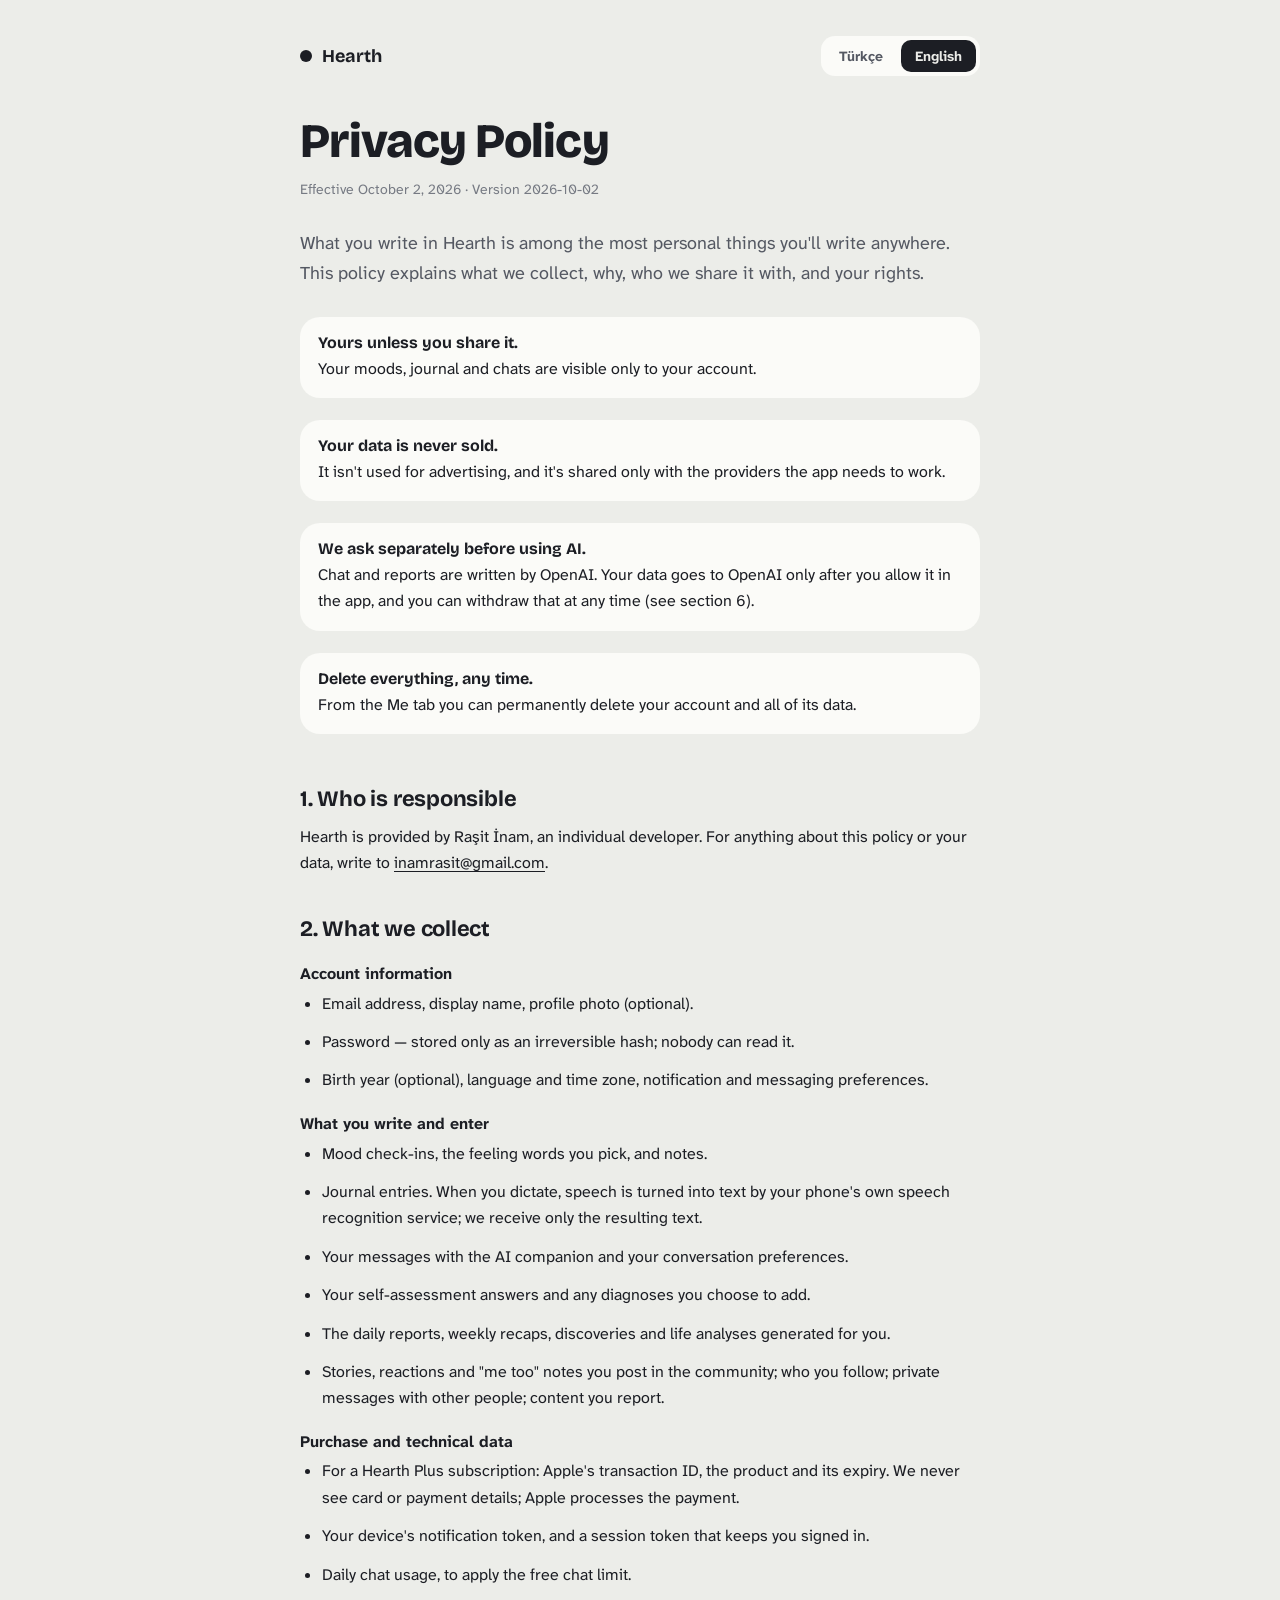
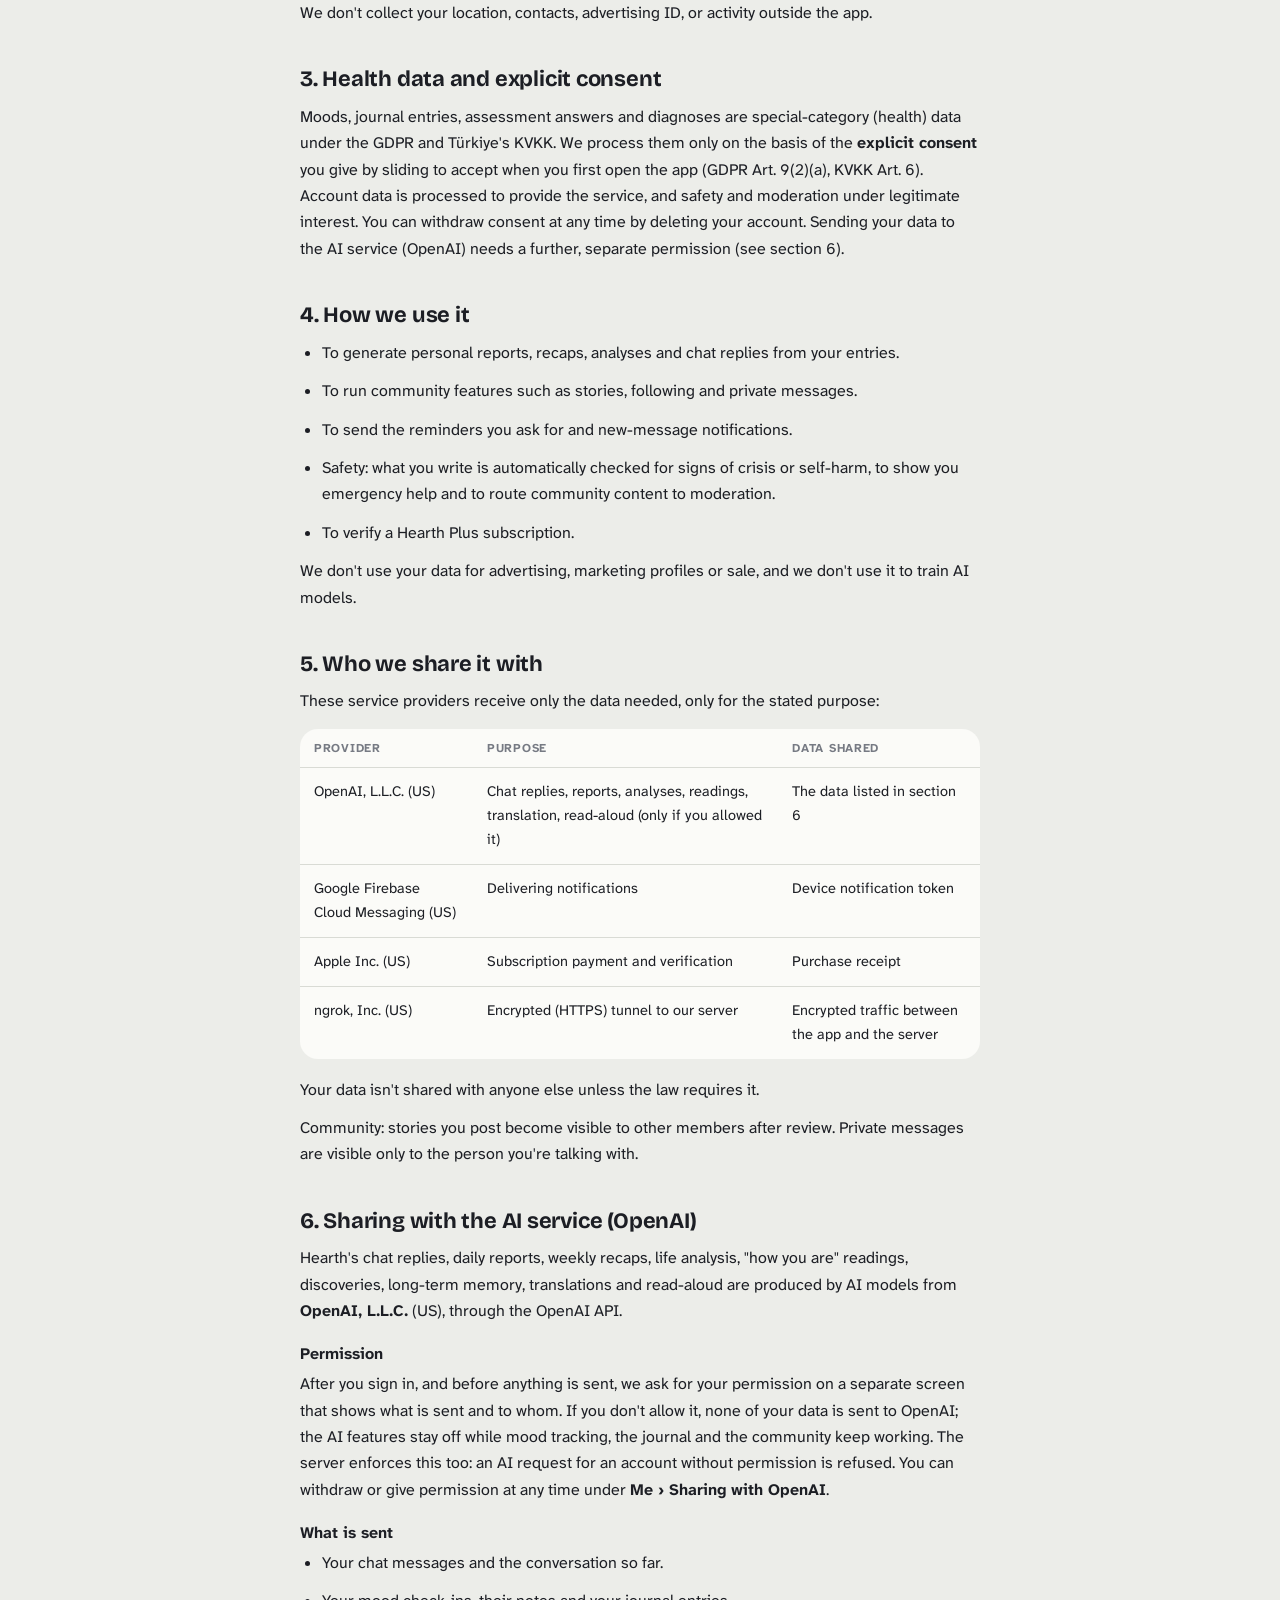
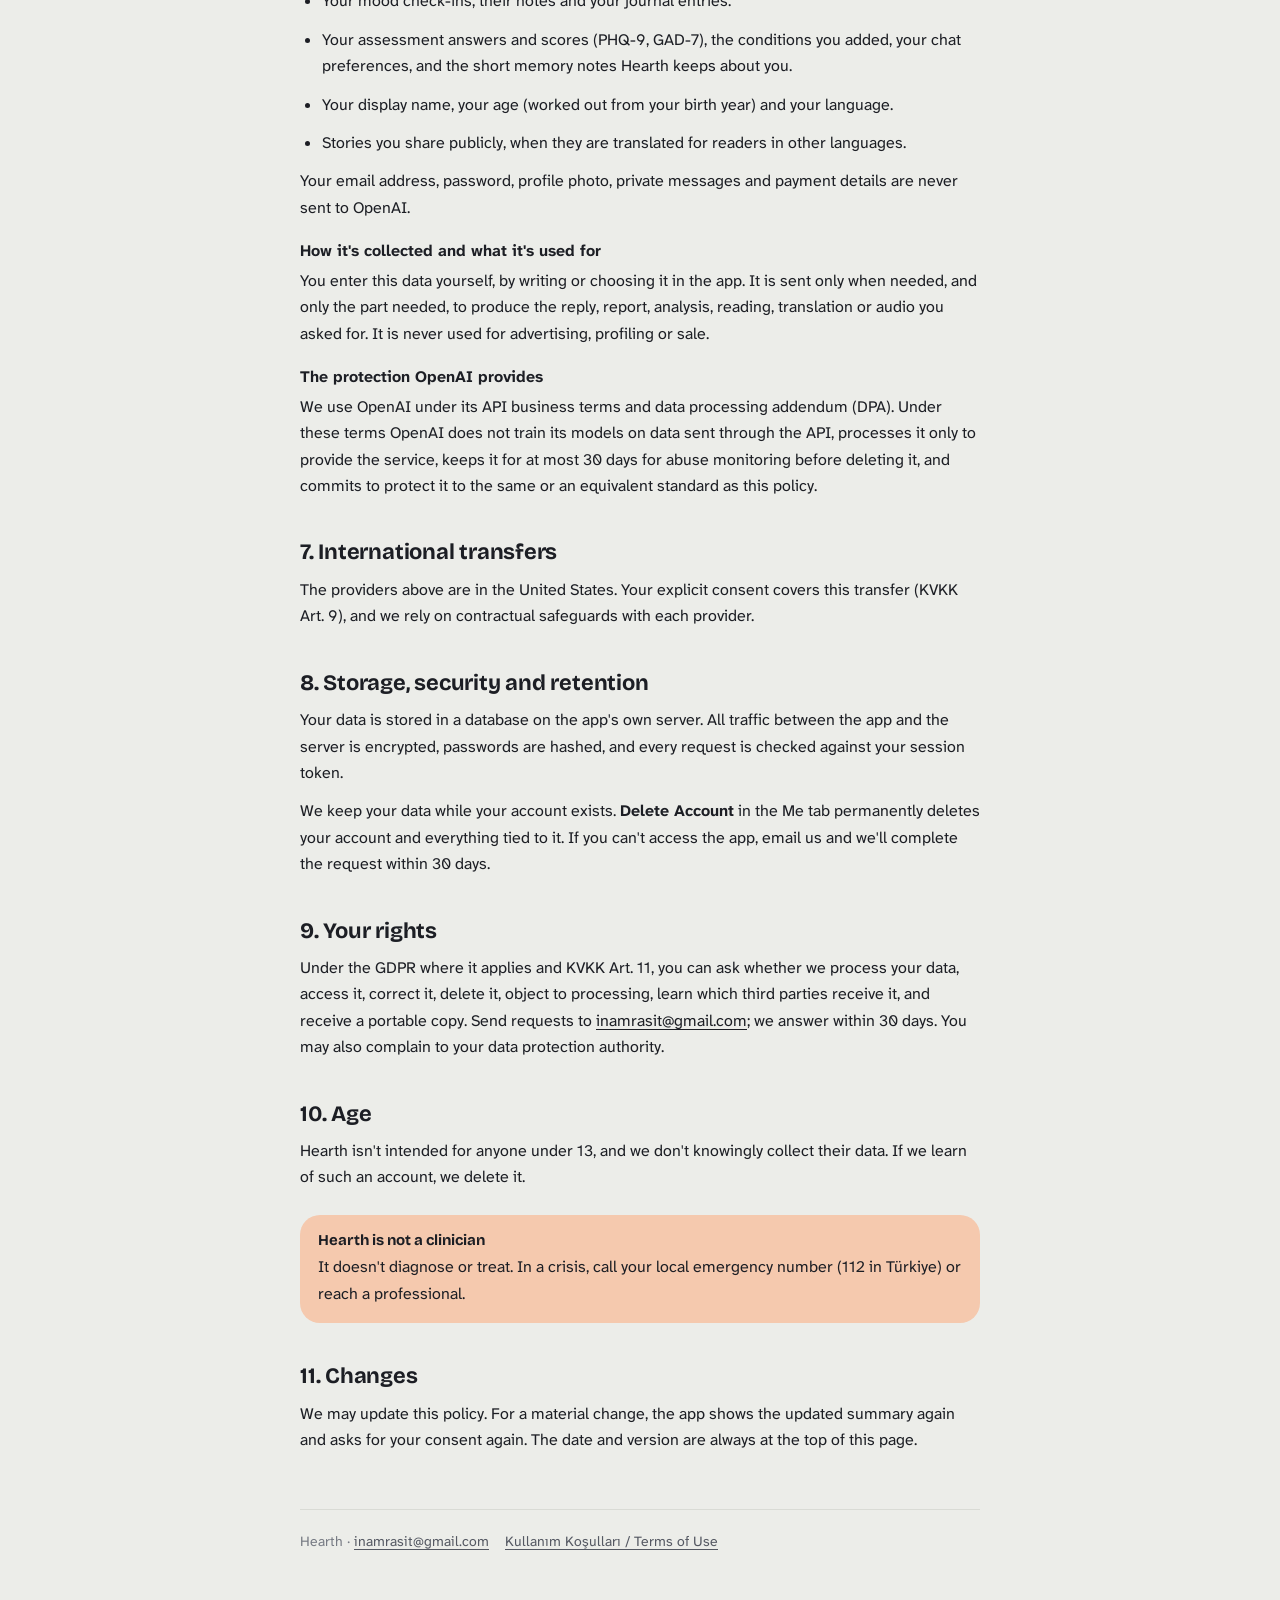
<file: index.html>
<!doctype html>
<html lang="tr">
<head>
<meta charset="utf-8">
<meta name="viewport" content="width=device-width, initial-scale=1">
<title>Hearth Privacy Policy</title>
<meta name="description" content="How Hearth collects, uses and protects your data.">
<link rel="preconnect" href="https://fonts.googleapis.com">
<link rel="preconnect" href="https://fonts.gstatic.com" crossorigin>
<link href="https://fonts.googleapis.com/css2?family=Atkinson+Hyperlegible+Next:wght@400;700&family=Bricolage+Grotesque:opsz,wght@12..96,700;12..96,800&display=swap" rel="stylesheet">
<link rel="stylesheet" href="style.css">
</head>
<body>
<div class="wrap">
  <div class="top">
    <a class="brand" href="./"><i></i>Hearth</a>
    <div class="langs" role="group" aria-label="Language">
      <button type="button" data-set="tr" aria-pressed="true">Türkçe</button>
      <button type="button" data-set="en" aria-pressed="false">English</button>
    </div>
  </div>

  <!-- ============================ TÜRKÇE ============================ -->
  <main data-lang="tr" class="on">
    <h1>Gizlilik Politikası</h1>
    <p class="meta">Yürürlük: 2 Ekim 2026 · Sürüm 2026-10-02</p>
    <p class="lead">Hearth'e yazdıkların, en kişisel şeylerinin arasında. Bu politika hangi verileri topladığımızı, neden topladığımızı, kimlerle paylaştığımızı ve haklarını açıklar.</p>

    <ul class="summary">
      <li><b>Sen paylaşmadıkça senin.</b>Ruh hali kayıtların, günlüğün ve sohbetlerin yalnızca senin hesabına görünür.</li>
      <li><b>Verilerin satılmaz.</b>Reklam için kullanılmaz; yalnızca uygulamanın çalışması için gereken sağlayıcılarla paylaşılır.</li>
      <li><b>Yapay zekâ için ayrıca izin isteriz.</b>Sohbet ve raporları OpenAI yazar. Verilerin OpenAI'a yalnızca uygulamada ayrıca izin verdikten sonra gönderilir; izni istediğin an geri alabilirsin (bkz. bölüm 6).</li>
      <li><b>İstediğin an her şeyi silebilirsin.</b>Ben sekmesinden hesabını ve ona bağlı tüm verileri kalıcı olarak silersin.</li>
    </ul>

    <h2>1. Veri sorumlusu</h2>
    <p>Hearth, bireysel geliştirici Raşit İnam tarafından sunulur. Bu politika ve verilerinle ilgili her konuda <a href="mailto:inamrasit@gmail.com">inamrasit@gmail.com</a> adresinden ulaşabilirsin.</p>

    <h2>2. Topladığımız veriler</h2>
    <h3>Hesap bilgileri</h3>
    <ul>
      <li>E-posta adresi, görünen ad, profil fotoğrafı (isteğe bağlı).</li>
      <li>Şifre — yalnızca geri döndürülemez biçimde (hash) saklanır, kimse düz metnini göremez.</li>
      <li>Doğum yılı (isteğe bağlı), dil ve saat dilimi, bildirim ve mesajlaşma tercihleri.</li>
    </ul>
    <h3>Senin yazdıkların ve girdiklerin</h3>
    <ul>
      <li>Ruh hali kayıtları, seçtiğin duygu kelimeleri ve notlar.</li>
      <li>Günlük yazıları. Sesle yazdırdığında metne dönüştürme telefonunun kendi ses tanıma hizmetiyle yapılır; bize yalnızca ortaya çıkan metin gelir.</li>
      <li>Yapay zekâ ile sohbet mesajların ve sohbet tercihlerin.</li>
      <li>Kendi değerlendirme testi yanıtların ve eklemeyi seçtiğin tanılar.</li>
      <li>Senin için üretilen günlük raporlar, haftalık özetler, keşifler ve yaşam analizleri.</li>
      <li>Toplulukta paylaştığın hikayeler, tepkiler ve "ben de" notları; takip ettiklerin; başka kullanıcılarla özel mesajların; bildirdiğin içerikler.</li>
    </ul>
    <h3>Satın alma ve teknik veriler</h3>
    <ul>
      <li>Hearth Plus aboneliğin için Apple'ın işlem kimliği, ürün ve bitiş tarihi. Kart veya ödeme bilgilerini hiçbir zaman görmeyiz; ödemeyi Apple işler.</li>
      <li>Bildirim gönderebilmek için cihazının bildirim jetonu ve oturumunu açık tutan bir oturum belirteci.</li>
      <li>Ücretsiz sohbet sınırını uygulamak için günlük sohbet kullanım miktarı.</li>
    </ul>
    <p>Konum, rehber, reklam kimliği ya da uygulama dışındaki etkinliğini toplamıyoruz.</p>

    <h2>3. Sağlık verisi ve açık rıza</h2>
    <p>Ruh hali, günlük, test yanıtları ve tanılar; KVKK'da "özel nitelikli kişisel veri", GDPR'da "özel kategori veri" sayılır. Bu verileri yalnızca uygulamayı ilk açtığında kaydırarak verdiğin <strong>açık rızaya</strong> dayanarak işleriz (KVKK m.6, GDPR m.9/2-a). Hesap verilerini sözleşmenin ifası, güvenlik ve moderasyon işlemlerini meşru menfaat kapsamında işleriz. Rızanı istediğin zaman hesabını silerek geri alabilirsin. Verilerinin yapay zekâ servisine (OpenAI) gönderilmesi için ayrıca, ayrı bir izin isteriz (bkz. bölüm 6).</p>

    <h2>4. Verilerini ne için kullanıyoruz</h2>
    <ul>
      <li>Kayıtlarına dayanarak kişisel raporlar, özetler, analizler ve sohbet yanıtları üretmek.</li>
      <li>Hikaye paylaşımı, takip ve özel mesajlaşma gibi topluluk özelliklerini çalıştırmak.</li>
      <li>İstediğin hatırlatmaları ve yeni mesaj bildirimlerini göndermek.</li>
      <li>Güvenlik: yazdıkların kriz ya da kendine zarar verme işaretleri açısından otomatik olarak değerlendirilir. Amaç sana acil yardım bilgisi göstermek ve topluluk içeriğini moderasyona almaktır.</li>
      <li>Hearth Plus aboneliğini doğrulamak.</li>
    </ul>
    <p>Verilerini reklam, profilleme amaçlı pazarlama veya satış için kullanmayız. Yapay zekâ modellerini eğitmek için kullanmayız.</p>

    <h2>5. Kimlerle paylaşıyoruz</h2>
    <p>Aşağıdaki hizmet sağlayıcılar yalnızca belirtilen amaç için ve yalnızca gereken veriyi alır:</p>
    <div class="table">
      <table>
        <tr><th>Sağlayıcı</th><th>Amaç</th><th>Paylaşılan veri</th></tr>
        <tr><td>OpenAI, L.L.C. (ABD)</td><td>Sohbet yanıtları, raporlar, analizler, okumalar, çeviri, sesli okuma (yalnızca izin verdiysen)</td><td>Bölüm 6'da sayılan veriler</td></tr>
        <tr><td>Google Firebase Cloud Messaging (ABD)</td><td>Bildirim iletimi</td><td>Cihaz bildirim jetonu</td></tr>
        <tr><td>Apple Inc. (ABD)</td><td>Abonelik ödemesi ve doğrulaması</td><td>Satın alma makbuzu</td></tr>
        <tr><td>ngrok, Inc. (ABD)</td><td>Sunucuya şifreli (HTTPS) bağlantı tüneli</td><td>Uygulama ile sunucu arasındaki şifreli trafik</td></tr>
      </table>
    </div>
    <p>Yasal bir zorunluluk olmadıkça verilerin başka hiçbir üçüncü tarafla paylaşılmaz.</p>
    <p>Topluluk: paylaştığın hikayeler incelemeden sonra diğer kullanıcılara görünür. Özel mesajların yalnızca konuştuğun kişiye görünür.</p>

    <h2>6. Yapay zekâ servisi (OpenAI) ile paylaşım</h2>
    <p>Hearth'teki sohbet yanıtları, günlük raporlar, haftalık özetler, yaşam analizi, "durumun" okumaları, keşifler, uzun süreli hafıza, çeviriler ve sesli okuma, <strong>OpenAI, L.L.C.</strong> (ABD) şirketinin yapay zekâ modelleriyle, OpenAI API'si üzerinden üretilir.</p>
    <h3>İzin</h3>
    <p>Uygulamaya giriş yaptıktan sonra, herhangi bir veri gönderilmeden önce, neyin kime gönderileceğini gösteren ayrı bir ekranda izin isteriz. İzin vermezsen OpenAI'a hiçbir verin gönderilmez; yapay zekâ özellikleri kapalı kalır, ruh hali takibi, günlük ve topluluk özellikleri çalışmaya devam eder. Bu izin sunucuda da denetlenir: izin vermemiş bir hesap için yapay zekâ isteği reddedilir. İzni istediğin an <strong>Ben › OpenAI ile paylaşım</strong> bölümünden geri alabilir ya da yeniden verebilirsin.</p>
    <h3>Gönderilen veriler</h3>
    <ul>
      <li>Sohbet mesajların ve o ana kadarki konuşma.</li>
      <li>Ruh hali kayıtların, notları ve günlük yazıların.</li>
      <li>Değerlendirme testi cevapların ve skorların (PHQ-9, GAD-7), eklediğin tanılar, sohbet tercihlerin ve Hearth'in senin hakkında tuttuğu kısa hafıza notları.</li>
      <li>Görünen adın, yaşın (doğum yılından hesaplanır) ve dil tercihin.</li>
      <li>Herkese açık paylaştığın hikâyeler, başka dildeki okurlar için çevrilirken.</li>
    </ul>
    <p>E-posta adresin, şifren, profil fotoğrafın, özel mesajların ve ödeme bilgilerin OpenAI'a gönderilmez.</p>
    <h3>Nasıl toplanır, ne için kullanılır</h3>
    <p>Bu verileri sen uygulamaya yazarak ya da seçerek girersin. Yalnızca istediğin yanıtı, raporu, analizi, okumayı, çeviriyi veya sesi üretmek için, gerektiği anda ve gereken kısmıyla gönderilir. Reklam, profilleme veya satış için kullanılmaz.</p>
    <h3>OpenAI'ın sağladığı koruma</h3>
    <p>OpenAI'ı API iş koşulları ve veri işleme eki (DPA) kapsamında kullanıyoruz. Bu koşullara göre OpenAI, API üzerinden gönderilen verileri modellerini eğitmek için kullanmaz, yalnızca hizmeti sunmak için işler, kötüye kullanım denetimi için en fazla 30 gün saklayıp siler ve verileri bu politikadakiyle aynı ya da eşdeğer düzeyde korumayı taahhüt eder.</p>

    <h2>7. Yurt dışına aktarım</h2>
    <p>Yukarıdaki sağlayıcılar ABD'dedir. Açık rızan, bu aktarım için de alınan rızayı kapsar (KVKK m.9). Sağlayıcılarla veriyi koruyan sözleşmesel güvenceler altında çalışırız.</p>

    <h2>8. Saklama ve güvenlik</h2>
    <p>Verilerin, uygulamanın kendi sunucusundaki veritabanında saklanır. Uygulama ile sunucu arasındaki tüm trafik şifrelidir. Şifreler hash'lenir, her istek oturum belirteciyle doğrulanır.</p>
    <p>Hesabın açık olduğu sürece verilerini saklarız. Ben sekmesindeki <strong>Hesabı sil</strong> ile hesabın ve ona bağlı tüm kayıtlar kalıcı olarak silinir. Uygulamaya erişemiyorsan e-postayla yazman yeterli; talebini en geç 30 gün içinde yerine getiririz.</p>

    <h2>9. Hakların</h2>
    <p>KVKK m.11 ve uygulandığı ölçüde GDPR kapsamında verilerinin işlenip işlenmediğini öğrenme, erişme, düzeltme, silme, işlemeye itiraz etme, aktarılan üçüncü tarafları öğrenme ve veri taşınabilirliği hakların vardır. Taleplerini <a href="mailto:inamrasit@gmail.com">inamrasit@gmail.com</a> adresine gönderebilirsin; en geç 30 gün içinde yanıtlarız. Kişisel Verileri Koruma Kurulu'na şikâyette bulunma hakkın saklıdır.</p>

    <h2>10. Yaş sınırı</h2>
    <p>Hearth 13 yaşından küçükler için değildir ve bu yaş grubundan bilerek veri toplamaz. Böyle bir hesap fark edersek sileriz.</p>

    <div class="note"><b>Hearth bir sağlık uzmanı değildir</b>Tanı koymaz, tedavi etmez. Acil bir durumdaysan 112'yi ara ya da bir uzmana başvur.</div>

    <h2>11. Değişiklikler</h2>
    <p>Bu politikayı güncelleyebiliriz. Önemli bir değişiklikte güncel özeti uygulamada yeniden gösterir, onayını tekrar isteriz. Tarih ve sürüm her zaman bu sayfanın başında yazar.</p>
  </main>

  <!-- ============================ ENGLISH ============================ -->
  <main data-lang="en">
    <h1>Privacy Policy</h1>
    <p class="meta">Effective October 2, 2026 · Version 2026-10-02</p>
    <p class="lead">What you write in Hearth is among the most personal things you'll write anywhere. This policy explains what we collect, why, who we share it with, and your rights.</p>

    <ul class="summary">
      <li><b>Yours unless you share it.</b>Your moods, journal and chats are visible only to your account.</li>
      <li><b>Your data is never sold.</b>It isn't used for advertising, and it's shared only with the providers the app needs to work.</li>
      <li><b>We ask separately before using AI.</b>Chat and reports are written by OpenAI. Your data goes to OpenAI only after you allow it in the app, and you can withdraw that at any time (see section 6).</li>
      <li><b>Delete everything, any time.</b>From the Me tab you can permanently delete your account and all of its data.</li>
    </ul>

    <h2>1. Who is responsible</h2>
    <p>Hearth is provided by Raşit İnam, an individual developer. For anything about this policy or your data, write to <a href="mailto:inamrasit@gmail.com">inamrasit@gmail.com</a>.</p>

    <h2>2. What we collect</h2>
    <h3>Account information</h3>
    <ul>
      <li>Email address, display name, profile photo (optional).</li>
      <li>Password — stored only as an irreversible hash; nobody can read it.</li>
      <li>Birth year (optional), language and time zone, notification and messaging preferences.</li>
    </ul>
    <h3>What you write and enter</h3>
    <ul>
      <li>Mood check-ins, the feeling words you pick, and notes.</li>
      <li>Journal entries. When you dictate, speech is turned into text by your phone's own speech recognition service; we receive only the resulting text.</li>
      <li>Your messages with the AI companion and your conversation preferences.</li>
      <li>Your self-assessment answers and any diagnoses you choose to add.</li>
      <li>The daily reports, weekly recaps, discoveries and life analyses generated for you.</li>
      <li>Stories, reactions and "me too" notes you post in the community; who you follow; private messages with other people; content you report.</li>
    </ul>
    <h3>Purchase and technical data</h3>
    <ul>
      <li>For a Hearth Plus subscription: Apple's transaction ID, the product and its expiry. We never see card or payment details; Apple processes the payment.</li>
      <li>Your device's notification token, and a session token that keeps you signed in.</li>
      <li>Daily chat usage, to apply the free chat limit.</li>
    </ul>
    <p>We don't collect your location, contacts, advertising ID, or activity outside the app.</p>

    <h2>3. Health data and explicit consent</h2>
    <p>Moods, journal entries, assessment answers and diagnoses are special-category (health) data under the GDPR and Türkiye's KVKK. We process them only on the basis of the <strong>explicit consent</strong> you give by sliding to accept when you first open the app (GDPR Art. 9(2)(a), KVKK Art. 6). Account data is processed to provide the service, and safety and moderation under legitimate interest. You can withdraw consent at any time by deleting your account. Sending your data to the AI service (OpenAI) needs a further, separate permission (see section 6).</p>

    <h2>4. How we use it</h2>
    <ul>
      <li>To generate personal reports, recaps, analyses and chat replies from your entries.</li>
      <li>To run community features such as stories, following and private messages.</li>
      <li>To send the reminders you ask for and new-message notifications.</li>
      <li>Safety: what you write is automatically checked for signs of crisis or self-harm, to show you emergency help and to route community content to moderation.</li>
      <li>To verify a Hearth Plus subscription.</li>
    </ul>
    <p>We don't use your data for advertising, marketing profiles or sale, and we don't use it to train AI models.</p>

    <h2>5. Who we share it with</h2>
    <p>These service providers receive only the data needed, only for the stated purpose:</p>
    <div class="table">
      <table>
        <tr><th>Provider</th><th>Purpose</th><th>Data shared</th></tr>
        <tr><td>OpenAI, L.L.C. (US)</td><td>Chat replies, reports, analyses, readings, translation, read-aloud (only if you allowed it)</td><td>The data listed in section 6</td></tr>
        <tr><td>Google Firebase Cloud Messaging (US)</td><td>Delivering notifications</td><td>Device notification token</td></tr>
        <tr><td>Apple Inc. (US)</td><td>Subscription payment and verification</td><td>Purchase receipt</td></tr>
        <tr><td>ngrok, Inc. (US)</td><td>Encrypted (HTTPS) tunnel to our server</td><td>Encrypted traffic between the app and the server</td></tr>
      </table>
    </div>
    <p>Your data isn't shared with anyone else unless the law requires it.</p>
    <p>Community: stories you post become visible to other members after review. Private messages are visible only to the person you're talking with.</p>

    <h2>6. Sharing with the AI service (OpenAI)</h2>
    <p>Hearth's chat replies, daily reports, weekly recaps, life analysis, "how you are" readings, discoveries, long-term memory, translations and read-aloud are produced by AI models from <strong>OpenAI, L.L.C.</strong> (US), through the OpenAI API.</p>
    <h3>Permission</h3>
    <p>After you sign in, and before anything is sent, we ask for your permission on a separate screen that shows what is sent and to whom. If you don't allow it, none of your data is sent to OpenAI; the AI features stay off while mood tracking, the journal and the community keep working. The server enforces this too: an AI request for an account without permission is refused. You can withdraw or give permission at any time under <strong>Me › Sharing with OpenAI</strong>.</p>
    <h3>What is sent</h3>
    <ul>
      <li>Your chat messages and the conversation so far.</li>
      <li>Your mood check-ins, their notes and your journal entries.</li>
      <li>Your assessment answers and scores (PHQ-9, GAD-7), the conditions you added, your chat preferences, and the short memory notes Hearth keeps about you.</li>
      <li>Your display name, your age (worked out from your birth year) and your language.</li>
      <li>Stories you share publicly, when they are translated for readers in other languages.</li>
    </ul>
    <p>Your email address, password, profile photo, private messages and payment details are never sent to OpenAI.</p>
    <h3>How it's collected and what it's used for</h3>
    <p>You enter this data yourself, by writing or choosing it in the app. It is sent only when needed, and only the part needed, to produce the reply, report, analysis, reading, translation or audio you asked for. It is never used for advertising, profiling or sale.</p>
    <h3>The protection OpenAI provides</h3>
    <p>We use OpenAI under its API business terms and data processing addendum (DPA). Under these terms OpenAI does not train its models on data sent through the API, processes it only to provide the service, keeps it for at most 30 days for abuse monitoring before deleting it, and commits to protect it to the same or an equivalent standard as this policy.</p>

    <h2>7. International transfers</h2>
    <p>The providers above are in the United States. Your explicit consent covers this transfer (KVKK Art. 9), and we rely on contractual safeguards with each provider.</p>

    <h2>8. Storage, security and retention</h2>
    <p>Your data is stored in a database on the app's own server. All traffic between the app and the server is encrypted, passwords are hashed, and every request is checked against your session token.</p>
    <p>We keep your data while your account exists. <strong>Delete Account</strong> in the Me tab permanently deletes your account and everything tied to it. If you can't access the app, email us and we'll complete the request within 30 days.</p>

    <h2>9. Your rights</h2>
    <p>Under the GDPR where it applies and KVKK Art. 11, you can ask whether we process your data, access it, correct it, delete it, object to processing, learn which third parties receive it, and receive a portable copy. Send requests to <a href="mailto:inamrasit@gmail.com">inamrasit@gmail.com</a>; we answer within 30 days. You may also complain to your data protection authority.</p>

    <h2>10. Age</h2>
    <p>Hearth isn't intended for anyone under 13, and we don't knowingly collect their data. If we learn of such an account, we delete it.</p>

    <div class="note"><b>Hearth is not a clinician</b>It doesn't diagnose or treat. In a crisis, call your local emergency number (112 in Türkiye) or reach a professional.</div>

    <h2>11. Changes</h2>
    <p>We may update this policy. For a material change, the app shows the updated summary again and asks for your consent again. The date and version are always at the top of this page.</p>
  </main>

  <footer>
    <span>Hearth · <a href="mailto:inamrasit@gmail.com">inamrasit@gmail.com</a></span>
    <a href="terms.html">Kullanım Koşulları / Terms of Use</a>
  </footer>
</div>
<script src="lang.js"></script>
</body>
</html>
</file>
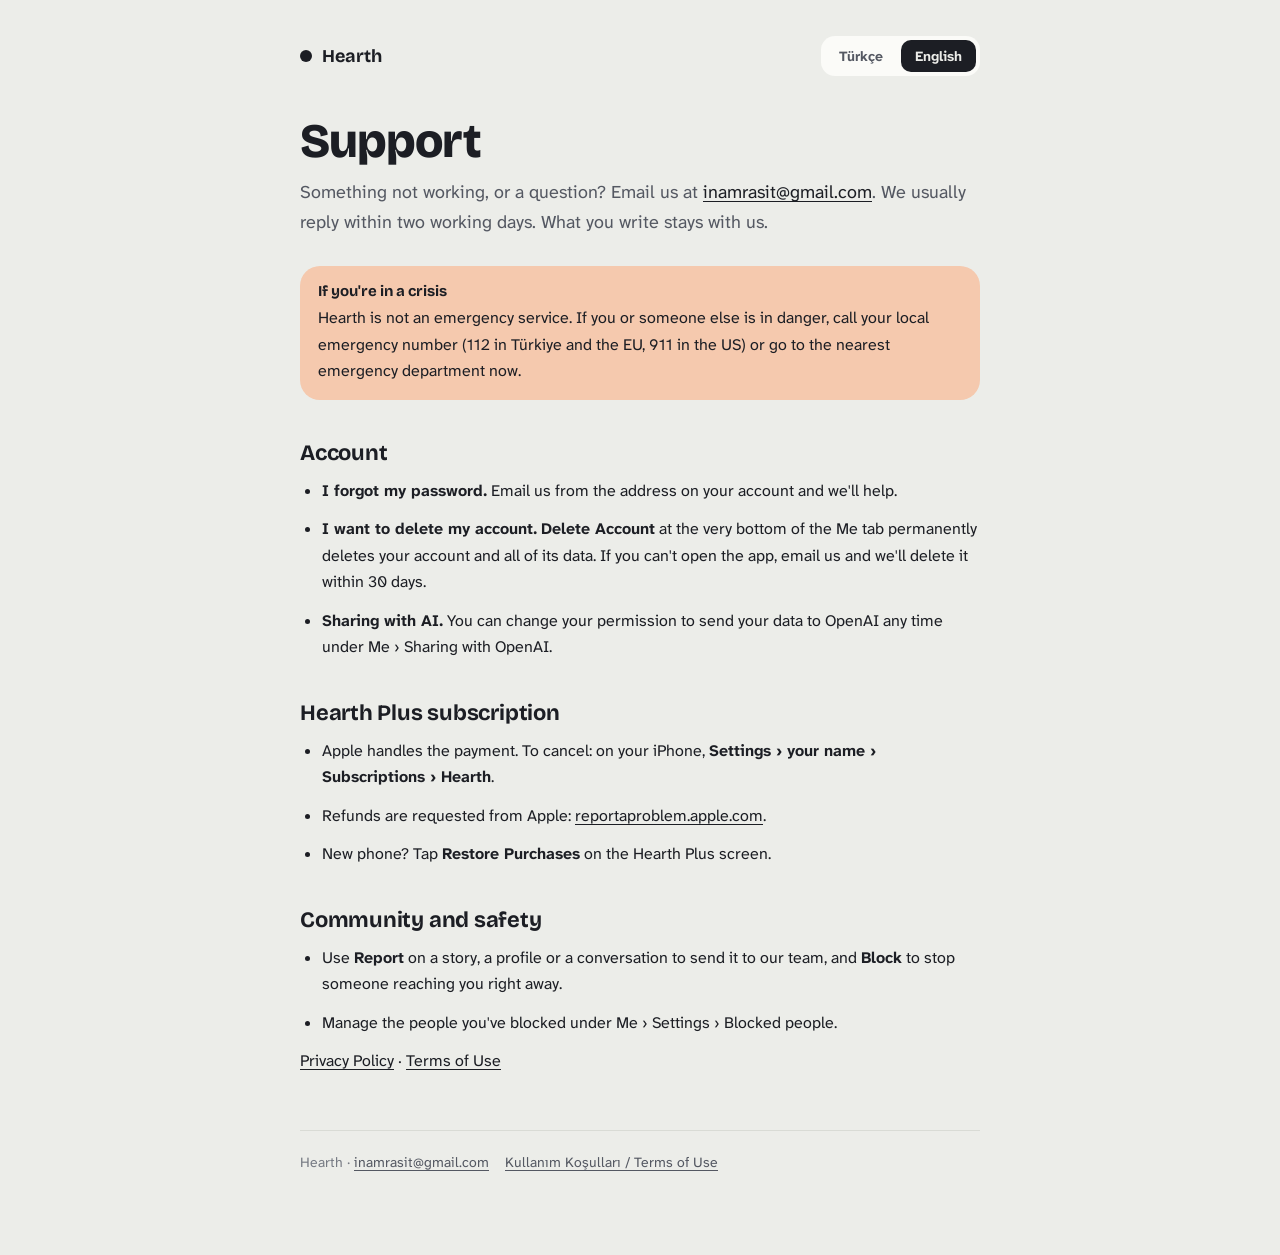
<file: support.html>
<!doctype html>
<html lang="tr">
<head>
<meta charset="utf-8">
<meta name="viewport" content="width=device-width, initial-scale=1">
<title>Hearth Support</title>
<meta name="description" content="Get help with Hearth: contact, account, subscription and safety.">
<link rel="preconnect" href="https://fonts.googleapis.com">
<link rel="preconnect" href="https://fonts.gstatic.com" crossorigin>
<link href="https://fonts.googleapis.com/css2?family=Atkinson+Hyperlegible+Next:wght@400;700&family=Bricolage+Grotesque:opsz,wght@12..96,700;12..96,800&display=swap" rel="stylesheet">
<link rel="stylesheet" href="style.css">
</head>
<body>
<div class="wrap">
  <div class="top">
    <a class="brand" href="./"><i></i>Hearth</a>
    <div class="langs" role="group" aria-label="Language">
      <button type="button" data-set="tr" aria-pressed="true">Türkçe</button>
      <button type="button" data-set="en" aria-pressed="false">English</button>
    </div>
  </div>

  <!-- ============================ TÜRKÇE ============================ -->
  <main data-lang="tr" class="on">
    <h1>Destek</h1>
    <p class="lead">Bir sorun mu var, bir sorun mu soracaksın? Bize e-posta yaz: <a href="mailto:inamrasit@gmail.com?subject=Hearth%20destek">inamrasit@gmail.com</a>. Genellikle iki iş günü içinde yanıtlarız. Yazdıkların yalnızca bizde kalır.</p>

    <div class="note"><b>Acil bir durumdaysan</b>Hearth acil yardım hizmeti değildir. Kendine ya da başkasına zarar verme tehlikesi varsa hemen 112'yi ara veya en yakın acil servise git.</div>

    <h2>Hesap</h2>
    <ul>
      <li><b>Şifremi unuttum.</b> Hesabına bağlı e-posta adresinden bize yaz, yardımcı olalım.</li>
      <li><b>Hesabımı silmek istiyorum.</b> Ben sekmesinin en altındaki <strong>Hesabı Sil</strong> ile hesabın ve tüm verilerin kalıcı olarak silinir. Uygulamaya erişemiyorsan e-postayla iste, 30 gün içinde sileriz.</li>
      <li><b>Yapay zekâ paylaşımı.</b> Verilerinin OpenAI'a gönderilmesine verdiğin izni Ben › OpenAI ile paylaşım bölümünden istediğin an değiştirebilirsin.</li>
    </ul>

    <h2>Hearth Plus aboneliği</h2>
    <ul>
      <li>Ödemeyi Apple alır. İptal etmek için: iPhone'da <strong>Ayarlar › adın › Abonelikler › Hearth</strong>.</li>
      <li>Para iadesi talepleri Apple üzerinden yapılır: <a href="https://reportaproblem.apple.com">reportaproblem.apple.com</a>.</li>
      <li>Telefon değiştirdiysen Hearth Plus ekranındaki <strong>Satın Alımları Geri Yükle</strong>'ye dokun.</li>
    </ul>

    <h2>Topluluk ve güvenlik</h2>
    <ul>
      <li>Rahatsız edici bir hikâyeyi, profili ya da mesajı uygulama içinden <strong>Bildir</strong> ile ekibimize iletebilirsin; kişiyi <strong>Engelle</strong> ile hemen engelleyebilirsin.</li>
      <li>Engellediğin kişileri Ben › Ayarlar › Engellenenler'den yönetebilirsin.</li>
    </ul>

    <p><a href="./">Gizlilik Politikası</a> · <a href="terms.html">Kullanım Koşulları</a></p>
  </main>

  <!-- ============================ ENGLISH ============================ -->
  <main data-lang="en">
    <h1>Support</h1>
    <p class="lead">Something not working, or a question? Email us at <a href="mailto:inamrasit@gmail.com?subject=Hearth%20support">inamrasit@gmail.com</a>. We usually reply within two working days. What you write stays with us.</p>

    <div class="note"><b>If you're in a crisis</b>Hearth is not an emergency service. If you or someone else is in danger, call your local emergency number (112 in Türkiye and the EU, 911 in the US) or go to the nearest emergency department now.</div>

    <h2>Account</h2>
    <ul>
      <li><b>I forgot my password.</b> Email us from the address on your account and we'll help.</li>
      <li><b>I want to delete my account.</b> <strong>Delete Account</strong> at the very bottom of the Me tab permanently deletes your account and all of its data. If you can't open the app, email us and we'll delete it within 30 days.</li>
      <li><b>Sharing with AI.</b> You can change your permission to send your data to OpenAI any time under Me › Sharing with OpenAI.</li>
    </ul>

    <h2>Hearth Plus subscription</h2>
    <ul>
      <li>Apple handles the payment. To cancel: on your iPhone, <strong>Settings › your name › Subscriptions › Hearth</strong>.</li>
      <li>Refunds are requested from Apple: <a href="https://reportaproblem.apple.com">reportaproblem.apple.com</a>.</li>
      <li>New phone? Tap <strong>Restore Purchases</strong> on the Hearth Plus screen.</li>
    </ul>

    <h2>Community and safety</h2>
    <ul>
      <li>Use <strong>Report</strong> on a story, a profile or a conversation to send it to our team, and <strong>Block</strong> to stop someone reaching you right away.</li>
      <li>Manage the people you've blocked under Me › Settings › Blocked people.</li>
    </ul>

    <p><a href="./">Privacy Policy</a> · <a href="terms.html">Terms of Use</a></p>
  </main>

  <footer>
    <span>Hearth · <a href="mailto:inamrasit@gmail.com">inamrasit@gmail.com</a></span>
    <a href="terms.html">Kullanım Koşulları / Terms of Use</a>
  </footer>
</div>
<script src="lang.js"></script>
</body>
</html>
</file>
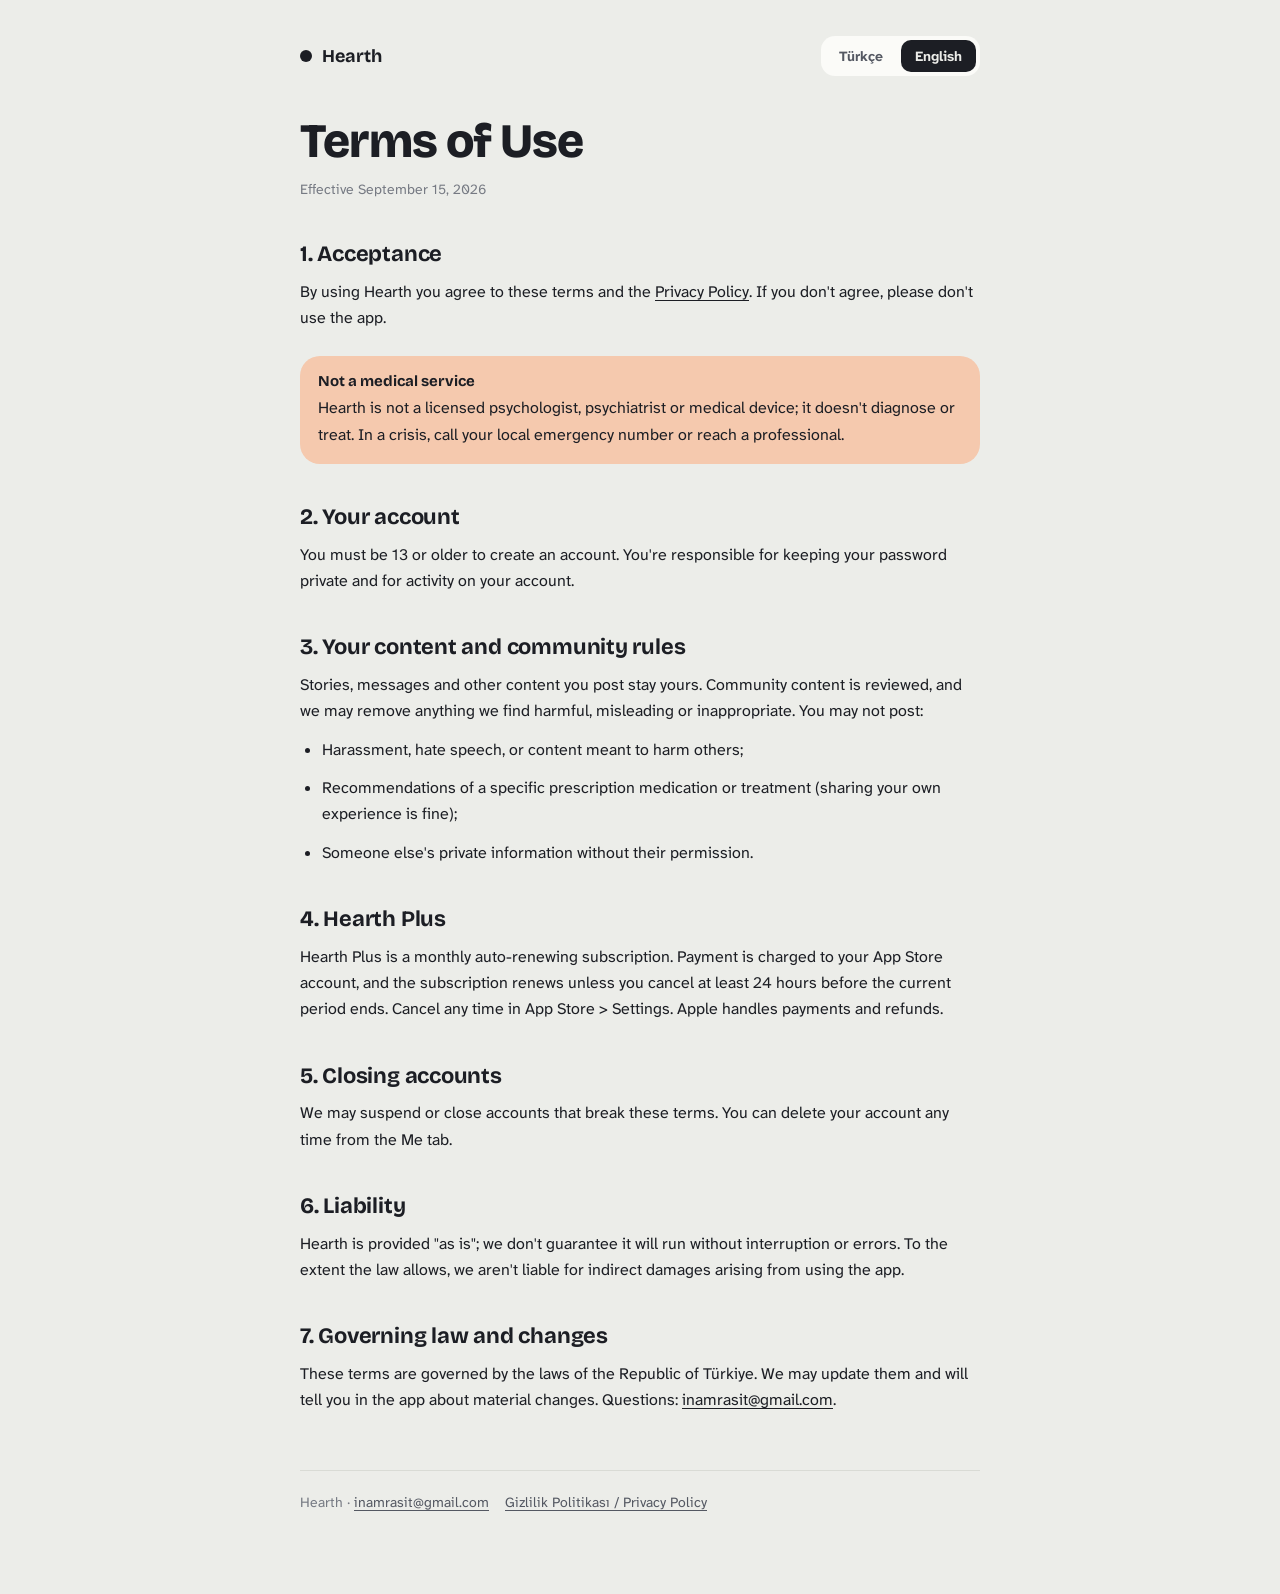
<file: terms.html>
<!doctype html>
<html lang="tr">
<head>
<meta charset="utf-8">
<meta name="viewport" content="width=device-width, initial-scale=1">
<title>Hearth Terms of Use</title>
<meta name="description" content="The terms for using Hearth and Hearth Plus.">
<link rel="preconnect" href="https://fonts.googleapis.com">
<link rel="preconnect" href="https://fonts.gstatic.com" crossorigin>
<link href="https://fonts.googleapis.com/css2?family=Atkinson+Hyperlegible+Next:wght@400;700&family=Bricolage+Grotesque:opsz,wght@12..96,700;12..96,800&display=swap" rel="stylesheet">
<link rel="stylesheet" href="style.css">
</head>
<body>
<div class="wrap">
  <div class="top">
    <a class="brand" href="./"><i></i>Hearth</a>
    <div class="langs" role="group" aria-label="Language">
      <button type="button" data-set="tr" aria-pressed="true">Türkçe</button>
      <button type="button" data-set="en" aria-pressed="false">English</button>
    </div>
  </div>

  <main data-lang="tr" class="on">
    <h1>Kullanım Koşulları</h1>
    <p class="meta">Yürürlük: 15 Eylül 2026</p>

    <h2>1. Kabul</h2>
    <p>Hearth'i kullanarak bu koşulları ve <a href="./">Gizlilik Politikası</a>'nı kabul etmiş olursun. Kabul etmiyorsan uygulamayı kullanma.</p>

    <div class="note"><b>Tıbbi bir hizmet değildir</b>Hearth lisanslı bir psikolog, psikiyatrist ya da tıbbi cihaz değildir; tanı koymaz, tedavi sunmaz. Acil bir durumdaysan 112'yi ara ya da bir uzmana başvur.</div>

    <h2>2. Hesabın</h2>
    <p>Hesap açmak için 13 yaşından büyük olmalısın. Şifrenin gizliliğinden ve hesabınla yapılan işlemlerden sen sorumlusun.</p>

    <h2>3. İçeriğin ve topluluk kuralları</h2>
    <p>Paylaştığın hikayeler, mesajlar ve diğer içerikler sana aittir. Toplulukta paylaşılan içerik incelemeden geçer; zarar verici, yanıltıcı ya da uygunsuz bulduğumuz içeriği kaldırabiliriz. Şunları paylaşamazsın:</p>
    <ul>
      <li>Taciz, nefret söylemi ya da başkalarına zarar verme amacı taşıyan içerik;</li>
      <li>Belirli bir reçeteli ilaç veya tedavi tavsiyesi (kendi deneyimini anlatmak serbesttir);</li>
      <li>Başka birinin özel bilgilerini izni olmadan.</li>
    </ul>

    <h2>4. Hearth Plus</h2>
    <p>Hearth Plus, aylık otomatik yenilenen bir aboneliktir. Ücret App Store hesabından alınır ve mevcut dönem bitmeden en az 24 saat önce iptal edilmezse abonelik yenilenir. Aboneliğini App Store &gt; Ayarlar'dan istediğin zaman iptal edebilirsin. Ödemeleri ve iadeleri Apple yönetir.</p>

    <h2>5. Hesabın kapatılması</h2>
    <p>Bu koşulları ihlal eden hesapları askıya alabilir veya kapatabiliriz. Hesabını istediğin an Ben sekmesinden silebilirsin.</p>

    <h2>6. Sorumluluk</h2>
    <p>Hearth "olduğu gibi" sunulur; kesintisiz veya hatasız çalışacağını garanti etmeyiz. Yasaların izin verdiği ölçüde, uygulamanın kullanımından doğan dolaylı zararlardan sorumlu değiliz.</p>

    <h2>7. Uygulanacak hukuk ve değişiklikler</h2>
    <p>Bu koşullar Türkiye Cumhuriyeti hukukuna tabidir. Koşulları güncelleyebiliriz; önemli değişikliklerde uygulama içinden bilgilendiririz. Sorular için: <a href="mailto:inamrasit@gmail.com">inamrasit@gmail.com</a>.</p>
  </main>

  <main data-lang="en">
    <h1>Terms of Use</h1>
    <p class="meta">Effective September 15, 2026</p>

    <h2>1. Acceptance</h2>
    <p>By using Hearth you agree to these terms and the <a href="./">Privacy Policy</a>. If you don't agree, please don't use the app.</p>

    <div class="note"><b>Not a medical service</b>Hearth is not a licensed psychologist, psychiatrist or medical device; it doesn't diagnose or treat. In a crisis, call your local emergency number or reach a professional.</div>

    <h2>2. Your account</h2>
    <p>You must be 13 or older to create an account. You're responsible for keeping your password private and for activity on your account.</p>

    <h2>3. Your content and community rules</h2>
    <p>Stories, messages and other content you post stay yours. Community content is reviewed, and we may remove anything we find harmful, misleading or inappropriate. You may not post:</p>
    <ul>
      <li>Harassment, hate speech, or content meant to harm others;</li>
      <li>Recommendations of a specific prescription medication or treatment (sharing your own experience is fine);</li>
      <li>Someone else's private information without their permission.</li>
    </ul>

    <h2>4. Hearth Plus</h2>
    <p>Hearth Plus is a monthly auto-renewing subscription. Payment is charged to your App Store account, and the subscription renews unless you cancel at least 24 hours before the current period ends. Cancel any time in App Store &gt; Settings. Apple handles payments and refunds.</p>

    <h2>5. Closing accounts</h2>
    <p>We may suspend or close accounts that break these terms. You can delete your account any time from the Me tab.</p>

    <h2>6. Liability</h2>
    <p>Hearth is provided "as is"; we don't guarantee it will run without interruption or errors. To the extent the law allows, we aren't liable for indirect damages arising from using the app.</p>

    <h2>7. Governing law and changes</h2>
    <p>These terms are governed by the laws of the Republic of Türkiye. We may update them and will tell you in the app about material changes. Questions: <a href="mailto:inamrasit@gmail.com">inamrasit@gmail.com</a>.</p>
  </main>

  <footer>
    <span>Hearth · <a href="mailto:inamrasit@gmail.com">inamrasit@gmail.com</a></span>
    <a href="./">Gizlilik Politikası / Privacy Policy</a>
  </footer>
</div>
<script src="lang.js"></script>
</body>
</html>
</file>
<file: style.css>
:root {
  --ground: #ECEDE9;
  --card: #FBFBF8;
  --ink: #1C1E24;
  --ink-2: #545862;
  --ink-3: #767A83;
  --rule: #D9DBD5;
  --lilac: #DCCDEB;
  --mint: #BDE3CC;
  --peach: #F5C9AE;
  --on-tint: #1C1E24;
  --display: 'Bricolage Grotesque', 'Segoe UI', system-ui, sans-serif;
  --body: 'Atkinson Hyperlegible Next', 'Segoe UI', system-ui, sans-serif;
}
@media (prefers-color-scheme: dark) {
  :root {
    --ground: #14161C;
    --card: #20232B;
    --ink: #ECEDEF;
    --ink-2: #B3B7BF;
    --ink-3: #8E929B;
    --rule: #2E323B;
  }
}

* { box-sizing: border-box; }
html { -webkit-text-size-adjust: 100%; }
body {
  margin: 0;
  background: var(--ground);
  color: var(--ink);
  font: 16px/1.65 var(--body);
  -webkit-font-smoothing: antialiased;
}
.wrap { max-width: 720px; margin: 0 auto; padding: 36px 20px 80px; }

.top { display: flex; align-items: center; justify-content: space-between; gap: 12px; flex-wrap: wrap; margin-bottom: 40px; }
.brand { display: flex; align-items: center; gap: 10px; font: 700 18px/1 var(--display); color: var(--ink); text-decoration: none; }
.brand i { width: 12px; height: 12px; border-radius: 50%; background: var(--ink); }
.langs { display: flex; gap: 4px; background: var(--card); padding: 4px; border-radius: 14px; }
.langs button {
  appearance: none; border: 0; background: transparent; color: var(--ink-2);
  font: 700 14px/1 var(--body); padding: 9px 14px; border-radius: 10px; cursor: pointer;
}
.langs button[aria-pressed="true"] { background: var(--ink); color: var(--ground); }
.langs button:focus-visible, a:focus-visible { outline: 3px solid var(--lilac); outline-offset: 2px; }

h1 { font: 800 clamp(34px, 7vw, 48px)/1.05 var(--display); letter-spacing: -0.02em; margin: 0 0 12px; text-wrap: balance; }
.meta { color: var(--ink-3); font-size: 14px; margin: 0 0 28px; }
.lead { font-size: 18px; color: var(--ink-2); margin: 0 0 28px; }

.summary { display: grid; gap: 10px; margin: 0 0 36px; padding: 0; list-style: none; }
.summary li { background: var(--card); border-radius: 20px; padding: 16px 18px; }
.summary b { display: block; font: 700 16px/1.3 var(--display); margin-bottom: 2px; }

h2 { font: 700 22px/1.25 var(--display); margin: 40px 0 10px; letter-spacing: -0.01em; }
h3 { font: 700 16px/1.3 var(--body); margin: 20px 0 6px; }
p, li { margin: 0 0 12px; }
ul { padding-left: 22px; margin: 0 0 12px; }
a { color: var(--ink); text-underline-offset: 3px; }
strong { font-weight: 700; }

.note { background: var(--peach); color: var(--on-tint); border-radius: 20px; padding: 16px 18px; margin: 24px 0; }
.note b { display: block; font: 700 15px/1.3 var(--display); margin-bottom: 4px; }

.table { overflow-x: auto; margin: 14px 0 18px; background: var(--card); border-radius: 18px; }
table { width: 100%; border-collapse: collapse; font-size: 14.5px; min-width: 520px; }
th, td { text-align: left; vertical-align: top; padding: 12px 14px; border-bottom: 1px solid var(--rule); }
tr:last-child td { border-bottom: 0; }
th { font: 700 12px/1.2 var(--body); letter-spacing: 0.06em; text-transform: uppercase; color: var(--ink-3); }

footer { margin-top: 56px; padding-top: 20px; border-top: 1px solid var(--rule); color: var(--ink-3); font-size: 14px; display: flex; gap: 16px; flex-wrap: wrap; }
footer a { color: var(--ink-2); }

[data-lang] { display: none; }
[data-lang].on { display: block; }
</file>
